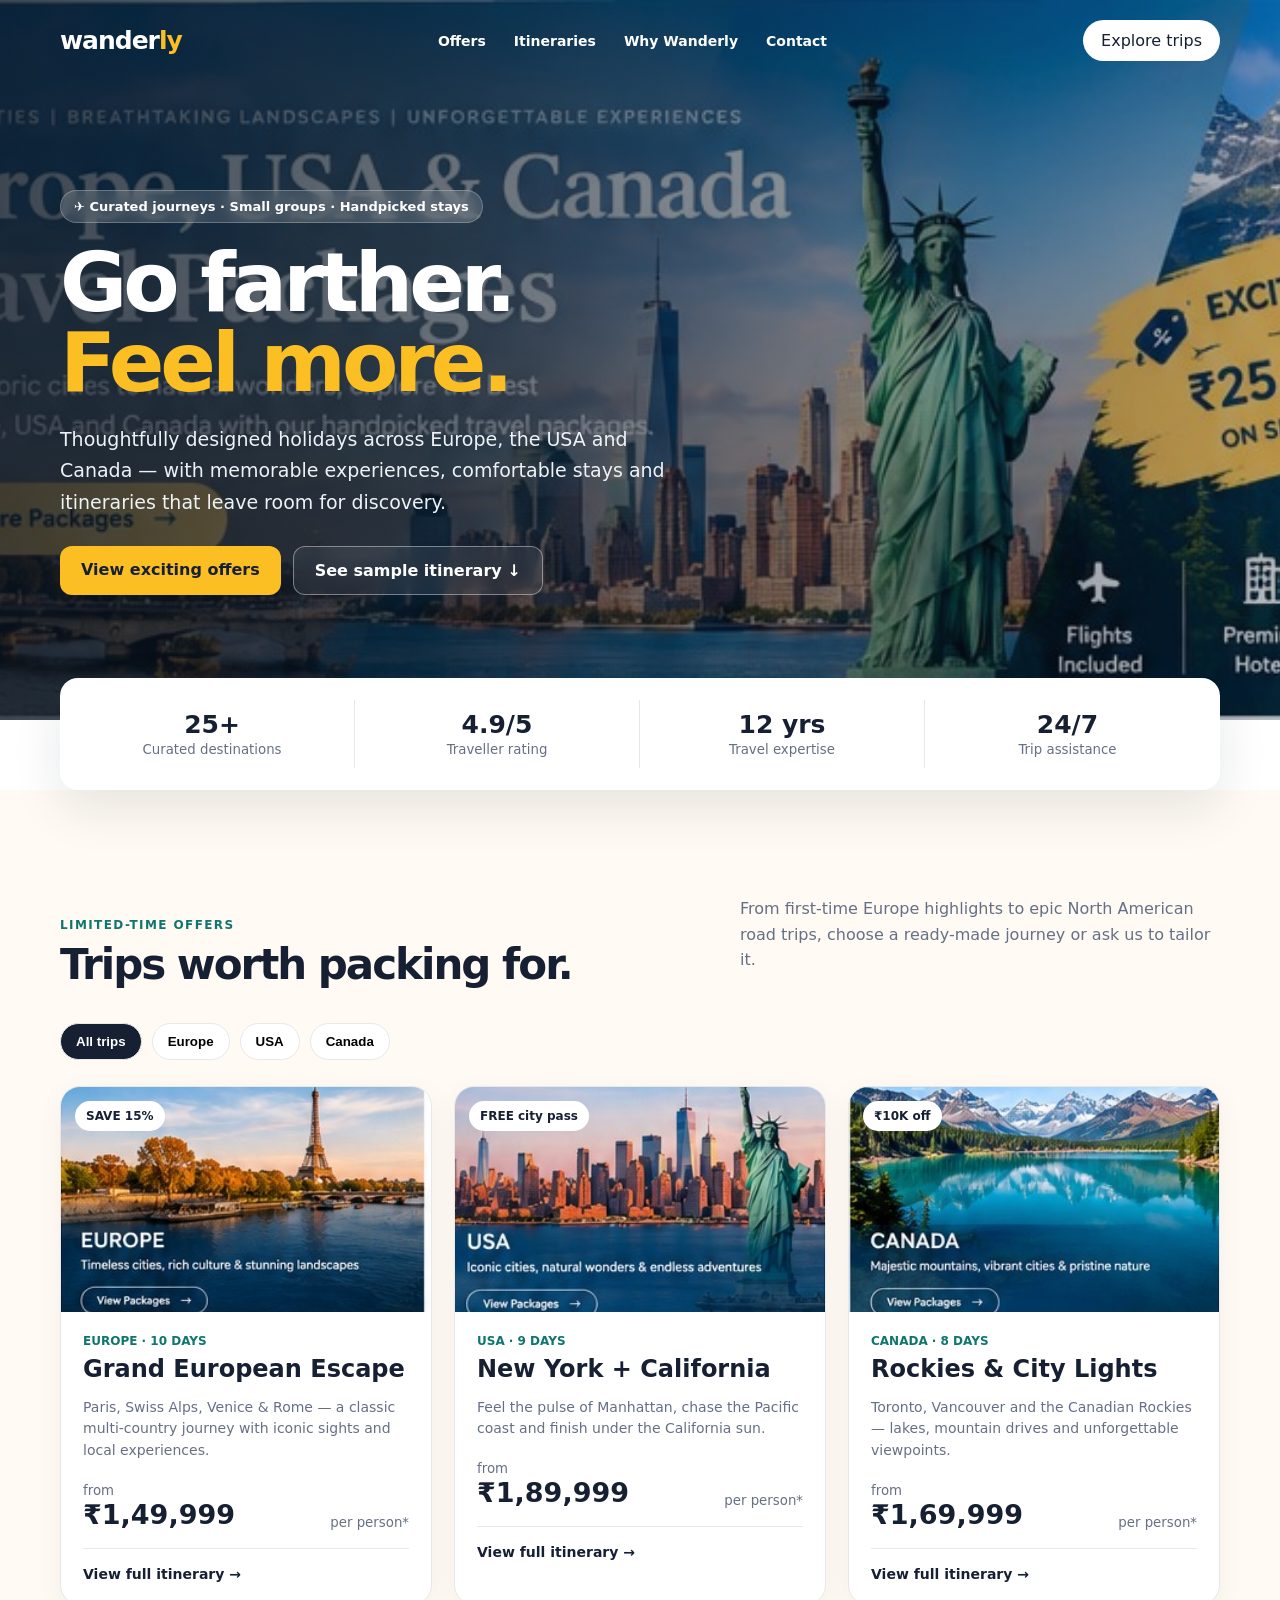
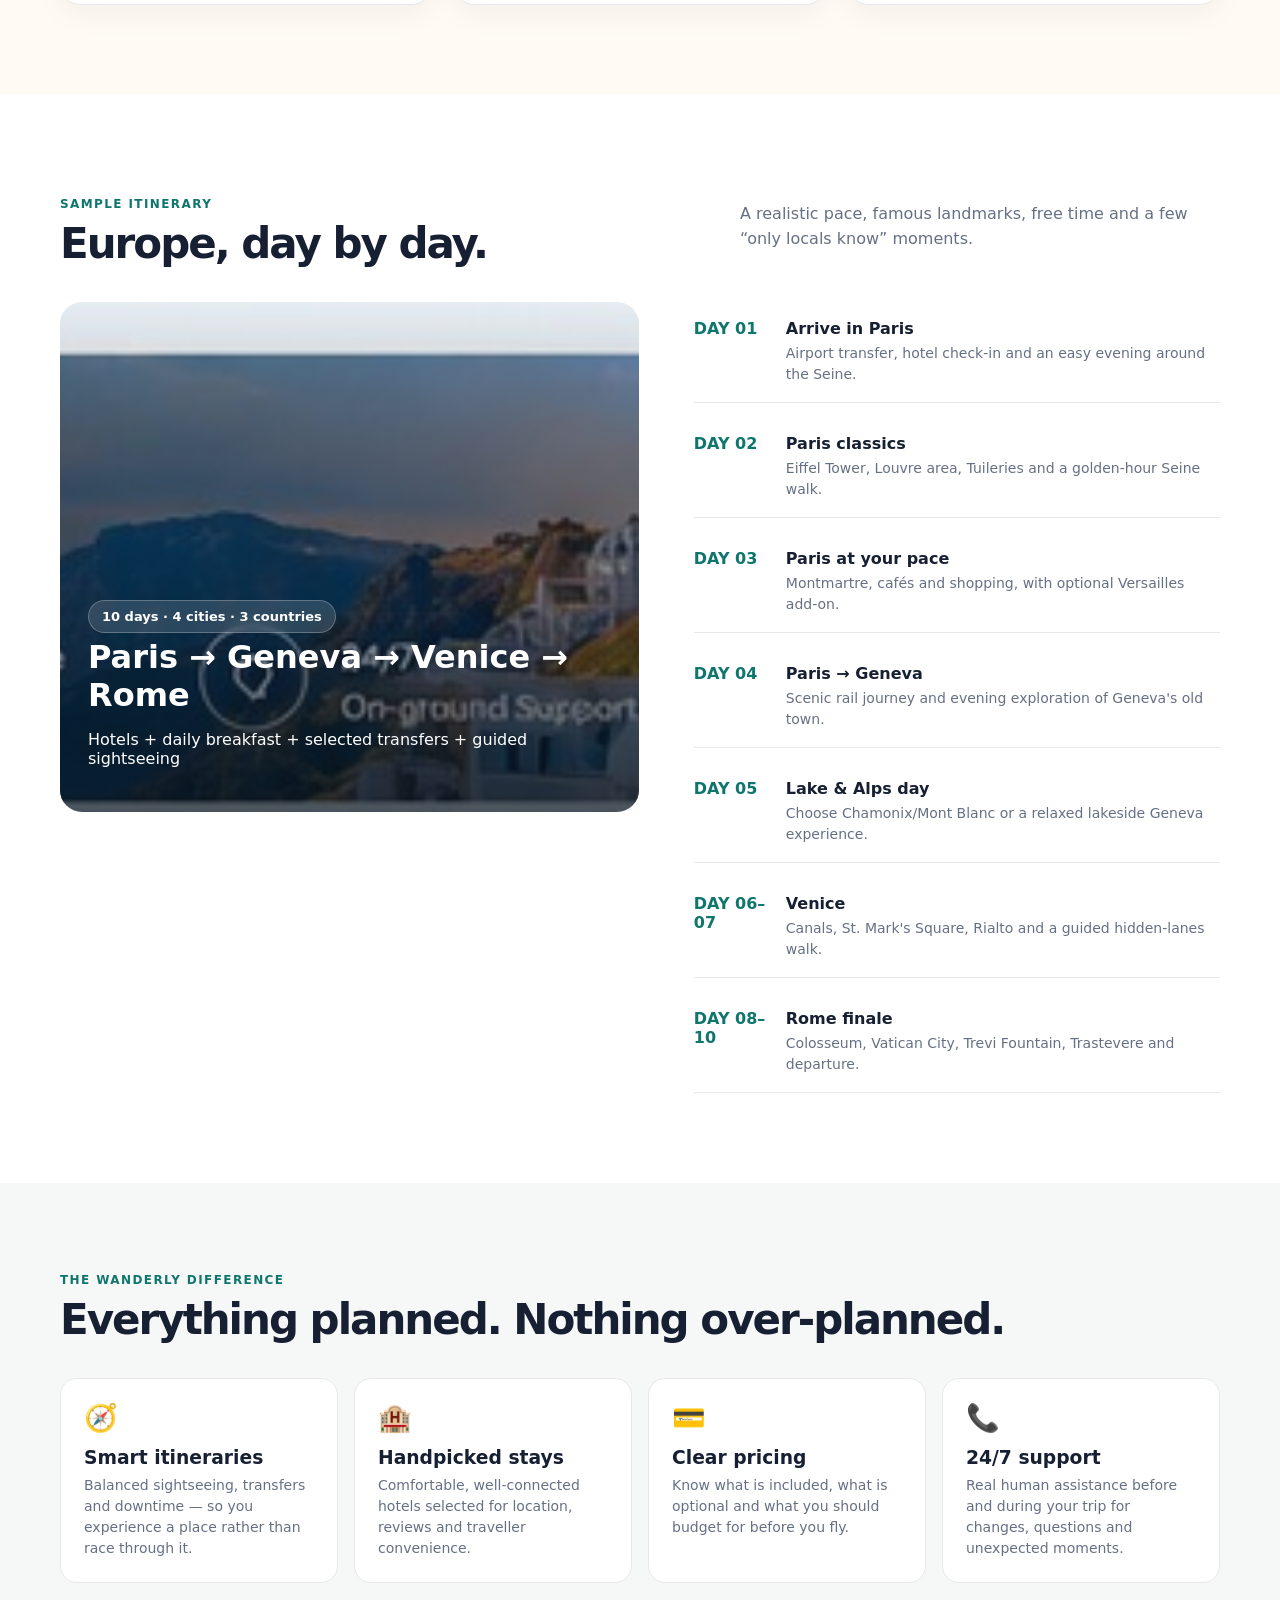
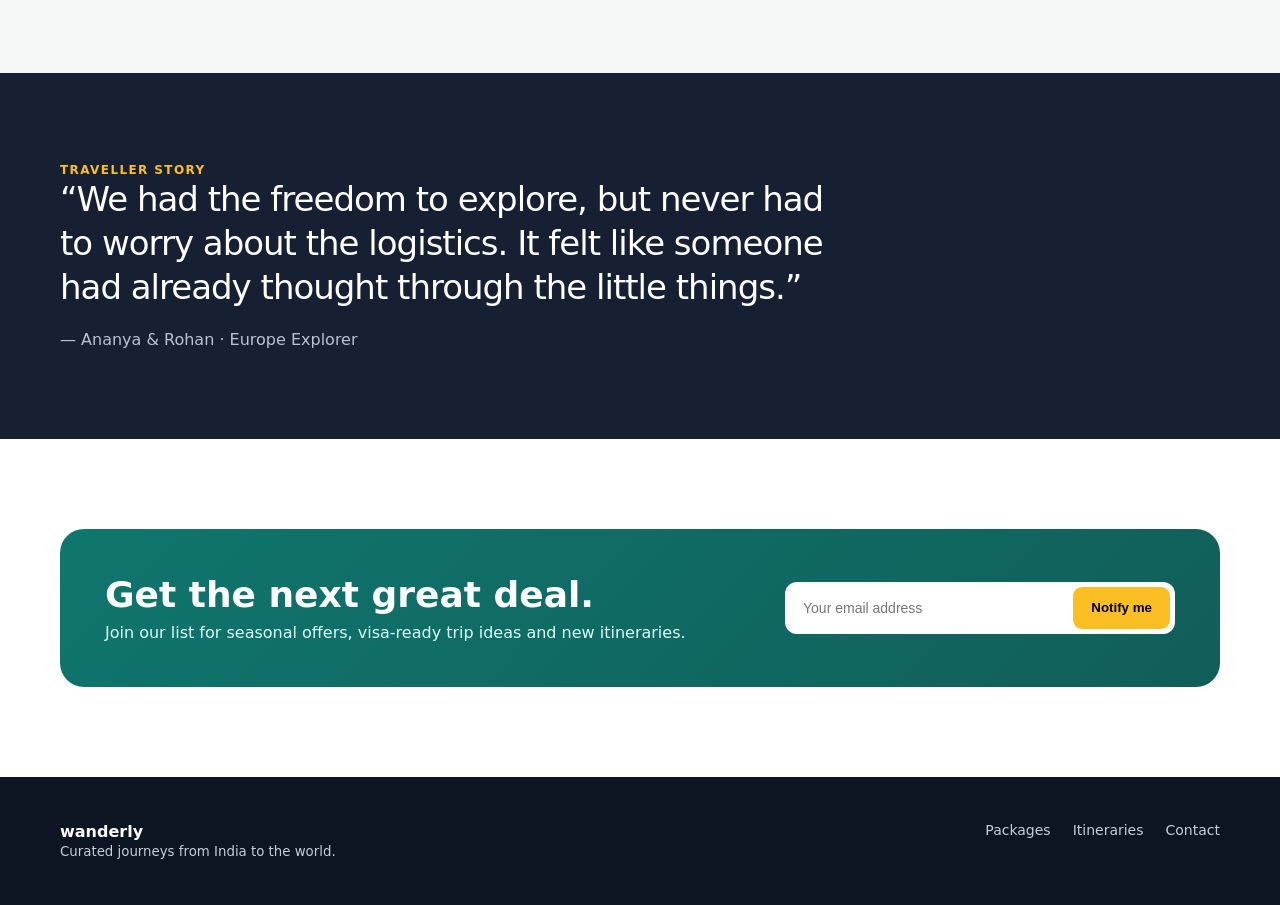
<file: index.html>
<!DOCTYPE html>
<html lang="en">
<head>
<meta charset="UTF-8">
<meta name="viewport" content="width=device-width, initial-scale=1.0">
<meta name="description" content="Thoughtfully designed Europe, USA and Canada holidays with handpicked stays, memorable experiences and 24/7 support.">
<meta property="og:title" content="Wanderly — Curated Europe, USA & Canada Journeys">
<meta property="og:description" content="Thoughtfully designed holidays across Europe, the USA and Canada.">
<meta property="og:type" content="website">
<link rel="icon" href="data:,">
<title>Wanderly — Curated Europe, USA & Canada Journeys</title>
<style>
:root{--ink:#172033;--muted:#667085;--brand:#0f766e;--brand2:#f59e0b;--cream:#fffaf3;--white:#fff;--line:#e8e8e8;--shadow:0 18px 50px rgba(23,32,51,.10)}
*{box-sizing:border-box}html{scroll-behavior:smooth}body{margin:0;font-family:Inter,ui-sans-serif,system-ui,-apple-system,BlinkMacSystemFont,"Segoe UI",sans-serif;color:var(--ink);background:#fff}
a{text-decoration:none;color:inherit}.container{width:min(1160px,92%);margin:auto}
nav{position:absolute;z-index:5;top:0;left:0;right:0;padding:20px 0;color:#fff}.navin{display:flex;align-items:center;justify-content:space-between}.logo{font-size:25px;font-weight:900;letter-spacing:-1px}.logo span{color:#fbbf24}.links{display:flex;gap:28px;font-size:14px;font-weight:700}.navcta{padding:11px 18px;border-radius:99px;background:#fff;color:var(--ink)}
.hero{min-height:720px;color:#fff;display:flex;align-items:center;background:linear-gradient(90deg,rgba(9,20,34,.78),rgba(9,20,34,.28)),url('/assets/hero.jpg') center/cover}
.hero-copy{max-width:690px;padding-top:65px}.eyebrow{display:inline-flex;gap:8px;align-items:center;background:rgba(255,255,255,.14);border:1px solid rgba(255,255,255,.25);padding:8px 13px;border-radius:99px;font-size:13px;font-weight:800;backdrop-filter:blur(8px)}h1{font-size:clamp(48px,7vw,82px);line-height:.98;letter-spacing:-4px;margin:20px 0}.hero p{font-size:19px;line-height:1.65;max-width:620px;color:#edf2f7}.buttons{display:flex;gap:12px;flex-wrap:wrap;margin-top:28px}.btn{padding:14px 21px;border-radius:12px;font-weight:800;display:inline-block}.primary{background:#fbbf24;color:#172033}.ghost{border:1px solid rgba(255,255,255,.4);background:rgba(255,255,255,.08);backdrop-filter:blur(8px)}
.stats{background:#fff;box-shadow:var(--shadow);border-radius:18px;margin:-42px auto 0;position:relative;z-index:2;display:grid;grid-template-columns:repeat(4,1fr);padding:22px 10px}.stat{text-align:center;padding:10px;border-right:1px solid var(--line)}.stat:last-child{border:0}.stat strong{display:block;font-size:25px}.stat small{color:var(--muted)}
section{padding:90px 0}.section-head{display:flex;justify-content:space-between;align-items:end;gap:25px;margin-bottom:34px}.kicker{color:var(--brand);font-weight:900;text-transform:uppercase;letter-spacing:1.4px;font-size:12px}.section-head h2{font-size:42px;letter-spacing:-2px;margin:8px 0 0}.section-head p{color:var(--muted);max-width:480px;line-height:1.6}
.offers{background:var(--cream)}.cards{display:grid;grid-template-columns:repeat(3,1fr);gap:22px}.card{background:#fff;border:1px solid var(--line);border-radius:20px;overflow:hidden;box-shadow:0 8px 30px rgba(23,32,51,.05)}.photo{height:225px;background-size:cover;background-position:center;position:relative}.badge{position:absolute;top:14px;left:14px;background:#fff;padding:8px 11px;border-radius:99px;font-size:12px;font-weight:900}.cardbody{padding:22px}.country{font-size:12px;font-weight:900;color:var(--brand);text-transform:uppercase}.card h3{font-size:24px;margin:7px 0}.card p{color:var(--muted);line-height:1.55;font-size:14px}.price{display:flex;justify-content:space-between;align-items:end;margin-top:18px}.price strong{font-size:27px}.price small{color:var(--muted)}.details{display:block;margin-top:18px;border-top:1px solid var(--line);padding-top:17px;font-weight:800;font-size:14px}
.filters{display:flex;gap:10px;flex-wrap:wrap;margin-bottom:26px}.pill{border:1px solid var(--line);background:#fff;padding:10px 15px;border-radius:99px;font-weight:800;cursor:pointer}.pill.active{background:var(--ink);color:#fff}
.itinerary{display:grid;grid-template-columns:1.1fr 1fr;gap:55px;align-items:start}.route{border-radius:22px;overflow:hidden;min-height:510px;background:url('/assets/route.jpg') center/cover;position:relative}.route:after{content:"";position:absolute;inset:0;background:linear-gradient(180deg,rgba(10,20,30,.05),rgba(10,20,30,.72))}.routebox{position:absolute;z-index:1;bottom:0;left:0;right:0;padding:28px;color:#fff}.routebox h3{font-size:32px;margin:5px 0}.days{display:grid;gap:14px}.day{display:grid;grid-template-columns:74px 1fr;gap:18px;padding:17px 0;border-bottom:1px solid var(--line)}.daynum{font-weight:900;color:var(--brand)}.day h4{margin:0 0 5px;font-size:16px}.day p{margin:0;color:var(--muted);line-height:1.5;font-size:14px}
.perks{background:#f6f8f7}.perkgrid{display:grid;grid-template-columns:repeat(4,1fr);gap:16px}.perk{background:#fff;border:1px solid var(--line);border-radius:17px;padding:23px}.icon{font-size:27px}.perk h3{margin:13px 0 7px}.perk p{margin:0;color:var(--muted);font-size:14px;line-height:1.5}
.testimonial{background:#172033;color:#fff}.quote{font-size:34px;line-height:1.3;max-width:800px;letter-spacing:-1px}.person{margin-top:20px;color:#b9c2cf}.newsletter{background:linear-gradient(135deg,#0f766e,#115e59);color:#fff;border-radius:24px;padding:45px;display:flex;justify-content:space-between;align-items:center;gap:30px}.newsletter h2{font-size:36px;margin:0 0 8px}.newsletter p{margin:0;color:#d9fffa}.form{display:flex;background:#fff;padding:5px;border-radius:12px;min-width:390px}.form input{border:0;outline:0;padding:13px;flex:1;font-size:14px}.form button{border:0;background:#fbbf24;padding:0 18px;border-radius:9px;font-weight:900}
footer{padding:45px 0;background:#0d1422;color:#c6ceda}.foot{display:flex;justify-content:space-between;gap:30px}.foot strong{color:#fff}.footlinks{display:flex;gap:22px;font-size:14px}
.modal{position:fixed;inset:0;background:rgba(0,0,0,.65);z-index:20;display:none;align-items:center;justify-content:center;padding:20px}.modal.open{display:flex}.modalbox{background:#fff;max-width:720px;width:100%;max-height:90vh;overflow:auto;border-radius:22px;padding:28px}.close{float:right;border:0;background:#eee;border-radius:50%;width:36px;height:36px;font-size:20px}.modalbox h2{margin-top:0}.included{display:grid;grid-template-columns:1fr 1fr;gap:10px;color:var(--muted);font-size:14px}.included div{padding:10px;background:#f7f8fa;border-radius:9px}
@media(max-width:800px){.links{display:none}.stats,.cards,.perkgrid{grid-template-columns:1fr 1fr}.itinerary{grid-template-columns:1fr}.section-head{display:block}.newsletter{display:block}.form{min-width:0;margin-top:20px}.foot{display:block}.footlinks{margin-top:20px}.hero{min-height:680px}}
@media(max-width:520px){.stats,.cards,.perkgrid{grid-template-columns:1fr}.stats{margin-top:-25px}.stat{border-right:0;border-bottom:1px solid var(--line)}h1{letter-spacing:-2px}.quote{font-size:26px}.newsletter{padding:28px}.included{grid-template-columns:1fr}}
</style>
</head>
<body>
<nav><div class="container navin"><a class="logo" href="#">wander<span>ly</span></a><div class="links"><a href="#offers">Offers</a><a href="#itineraries">Itineraries</a><a href="#why">Why Wanderly</a><a href="#contact">Contact</a></div><a class="navcta" href="#offers">Explore trips</a></div></nav>

<header class="hero">
<div class="container"><div class="hero-copy">
<div class="eyebrow">✈ Curated journeys · Small groups · Handpicked stays</div>
<h1>Go farther.<br><span style="color:#fbbf24">Feel more.</span></h1>
<p>Thoughtfully designed holidays across Europe, the USA and Canada — with memorable experiences, comfortable stays and itineraries that leave room for discovery.</p>
<div class="buttons"><a class="btn primary" href="#offers">View exciting offers</a><a class="btn ghost" href="#itineraries">See sample itinerary ↓</a></div>
</div></div>
</header>

<div class="container stats">
<div class="stat"><strong>25+</strong><small>Curated destinations</small></div>
<div class="stat"><strong>4.9/5</strong><small>Traveller rating</small></div>
<div class="stat"><strong>12 yrs</strong><small>Travel expertise</small></div>
<div class="stat"><strong>24/7</strong><small>Trip assistance</small></div>
</div>

<section id="offers" class="offers">
<div class="container">
<div class="section-head"><div><div class="kicker">Limited-time offers</div><h2>Trips worth packing for.</h2></div><p>From first-time Europe highlights to epic North American road trips, choose a ready-made journey or ask us to tailor it.</p></div>
<div class="filters"><button class="pill active" data-filter="all">All trips</button><button class="pill" data-filter="Europe">Europe</button><button class="pill" data-filter="USA">USA</button><button class="pill" data-filter="Canada">Canada</button></div>
<div class="cards" id="cards">
<article class="card" data-region="Europe"><div class="photo" style="background-image:url('/assets/europe.jpg')"><span class="badge">SAVE 15%</span></div><div class="cardbody"><div class="country">Europe · 10 days</div><h3>Grand European Escape</h3><p>Paris, Swiss Alps, Venice & Rome — a classic multi-country journey with iconic sights and local experiences.</p><div class="price"><div><small>from</small><br><strong>₹1,49,999</strong></div><small>per person*</small></div><a class="details" href="#" onclick="openTrip('Europe')">View full itinerary →</a></div></article>
<article class="card" data-region="USA"><div class="photo" style="background-image:url('/assets/usa.jpg')"><span class="badge">FREE city pass</span></div><div class="cardbody"><div class="country">USA · 9 days</div><h3>New York + California</h3><p>Feel the pulse of Manhattan, chase the Pacific coast and finish under the California sun.</p><div class="price"><div><small>from</small><br><strong>₹1,89,999</strong></div><small>per person*</small></div><a class="details" href="#" onclick="openTrip('USA')">View full itinerary →</a></div></article>
<article class="card" data-region="Canada"><div class="photo" style="background-image:url('/assets/canada.jpg')"><span class="badge">₹10K off</span></div><div class="cardbody"><div class="country">Canada · 8 days</div><h3>Rockies & City Lights</h3><p>Toronto, Vancouver and the Canadian Rockies — lakes, mountain drives and unforgettable viewpoints.</p><div class="price"><div><small>from</small><br><strong>₹1,69,999</strong></div><small>per person*</small></div><a class="details" href="#" onclick="openTrip('Canada')">View full itinerary →</a></div></article>
</div>
</div>
</section>

<section id="itineraries">
<div class="container">
<div class="section-head"><div><div class="kicker">Sample itinerary</div><h2>Europe, day by day.</h2></div><p>A realistic pace, famous landmarks, free time and a few “only locals know” moments.</p></div>
<div class="itinerary">
<div class="route"><div class="routebox"><div class="eyebrow">10 days · 4 cities · 3 countries</div><h3>Paris → Geneva → Venice → Rome</h3><p>Hotels + daily breakfast + selected transfers + guided sightseeing</p></div></div>
<div class="days">
<div class="day"><div class="daynum">DAY 01</div><div><h4>Arrive in Paris</h4><p>Airport transfer, hotel check-in and an easy evening around the Seine.</p></div></div>
<div class="day"><div class="daynum">DAY 02</div><div><h4>Paris classics</h4><p>Eiffel Tower, Louvre area, Tuileries and a golden-hour Seine walk.</p></div></div>
<div class="day"><div class="daynum">DAY 03</div><div><h4>Paris at your pace</h4><p>Montmartre, cafés and shopping, with optional Versailles add-on.</p></div></div>
<div class="day"><div class="daynum">DAY 04</div><div><h4>Paris → Geneva</h4><p>Scenic rail journey and evening exploration of Geneva's old town.</p></div></div>
<div class="day"><div class="daynum">DAY 05</div><div><h4>Lake & Alps day</h4><p>Choose Chamonix/Mont Blanc or a relaxed lakeside Geneva experience.</p></div></div>
<div class="day"><div class="daynum">DAY 06–07</div><div><h4>Venice</h4><p>Canals, St. Mark's Square, Rialto and a guided hidden-lanes walk.</p></div></div>
<div class="day"><div class="daynum">DAY 08–10</div><div><h4>Rome finale</h4><p>Colosseum, Vatican City, Trevi Fountain, Trastevere and departure.</p></div></div>
</div>
</div>
</div>
</section>

<section id="why" class="perks"><div class="container">
<div class="section-head"><div><div class="kicker">The Wanderly difference</div><h2>Everything planned. Nothing over-planned.</h2></div></div>
<div class="perkgrid">
<div class="perk"><div class="icon">🧭</div><h3>Smart itineraries</h3><p>Balanced sightseeing, transfers and downtime — so you experience a place rather than race through it.</p></div>
<div class="perk"><div class="icon">🏨</div><h3>Handpicked stays</h3><p>Comfortable, well-connected hotels selected for location, reviews and traveller convenience.</p></div>
<div class="perk"><div class="icon">💳</div><h3>Clear pricing</h3><p>Know what is included, what is optional and what you should budget for before you fly.</p></div>
<div class="perk"><div class="icon">📞</div><h3>24/7 support</h3><p>Real human assistance before and during your trip for changes, questions and unexpected moments.</p></div>
</div>
</div></section>

<section class="testimonial"><div class="container"><div class="kicker" style="color:#fbbf24">Traveller story</div><div class="quote">“We had the freedom to explore, but never had to worry about the logistics. It felt like someone had already thought through the little things.”</div><div class="person">— Ananya & Rohan · Europe Explorer</div></div></section>

<section id="contact"><div class="container"><div class="newsletter"><div><h2>Get the next great deal.</h2><p>Join our list for seasonal offers, visa-ready trip ideas and new itineraries.</p></div><form class="form" onsubmit="event.preventDefault(); alert('Thanks! We’ll be in touch.');"><input type="email" required placeholder="Your email address"><button>Notify me</button></form></div></div></section>

<footer><div class="container foot"><div><strong>wanderly</strong><br><small>Curated journeys from India to the world.</small></div><div class="footlinks"><a href="#offers">Packages</a><a href="#itineraries">Itineraries</a><a href="#contact">Contact</a></div></div></footer>

<div class="modal" id="modal"><div class="modalbox"><button class="close" onclick="closeTrip()">×</button><div id="modalcontent"></div></div></div>
<script>
const trips={
Europe:{title:"Grand European Escape",sub:"10 days · Paris, Geneva, Venice & Rome",price:"₹1,49,999",items:["9 nights accommodation","Daily breakfast","Airport transfers","Inter-city rail/coach transfers","Guided city sightseeing","Selected attraction tickets","24/7 trip assistance"],days:["Paris arrival + Seine evening","Eiffel Tower + Louvre district","Montmartre + free time","Scenic transfer to Geneva","Geneva + optional Chamonix","Venice canals + St. Mark’s","Venice hidden-lanes experience","Rome + Colosseum","Vatican + Trastevere","Departure"]},
USA:{title:"New York + California",sub:"9 days · New York, Los Angeles & San Francisco",price:"₹1,89,999",items:["8 nights accommodation","Daily breakfast","Domestic flight","Airport transfers","New York city tour","California coast experience","24/7 trip assistance"],days:["Arrive New York","Manhattan highlights","Brooklyn + free evening","Fly to Los Angeles","Hollywood + Santa Monica","Pacific Coast experience","Fly to San Francisco","Golden Gate + city highlights","Departure"]},
Canada:{title:"Rockies & City Lights",sub:"8 days · Toronto, Vancouver & Banff",price:"₹1,69,999",items:["7 nights accommodation","Daily breakfast","Domestic flight","Airport transfers","Toronto city tour","Rockies sightseeing","Lake Louise & Banff","24/7 trip assistance"],days:["Arrive Toronto","Toronto city highlights","Free day + Niagara option","Fly to Vancouver","Vancouver highlights","Fly/transfer to Rockies","Banff + Lake Louise","Departure"]}
};
function openTrip(k){event.preventDefault();const t=trips[k];document.getElementById('modalcontent').innerHTML=`<div class="kicker">${k}</div><h2>${t.title}</h2><p>${t.sub}</p><h3>From ${t.price} <small>per person*</small></h3><h3>What's included</h3><div class="included">${t.items.map(x=>`<div>✓ ${x}</div>`).join('')}</div><h3>Day-by-day</h3>${t.days.map((x,i)=>`<div class="day"><div class="daynum">DAY ${String(i+1).padStart(2,'0')}</div><div><h4>${x}</h4><p>Detailed timing and activity plan shared at booking.</p></div></div>`).join('')}<p style="color:#667085;font-size:12px">*Illustrative starting price. Final pricing varies by travel dates, hotel category, flights, room occupancy and availability. Taxes/visa/insurance exclusions should be confirmed before booking.</p>`;document.getElementById('modal').classList.add('open')}
function closeTrip(){document.getElementById('modal').classList.remove('open')}
document.getElementById('modal').addEventListener('click',e=>{if(e.target.id==='modal')closeTrip()});
document.querySelectorAll('.pill').forEach(p=>p.addEventListener('click',()=>{document.querySelectorAll('.pill').forEach(x=>x.classList.remove('active'));p.classList.add('active');const f=p.dataset.filter;document.querySelectorAll('.card').forEach(c=>c.style.display=(f==='all'||c.dataset.region===f)?'block':'none')}));
</script>
</body>
</html>
</file>
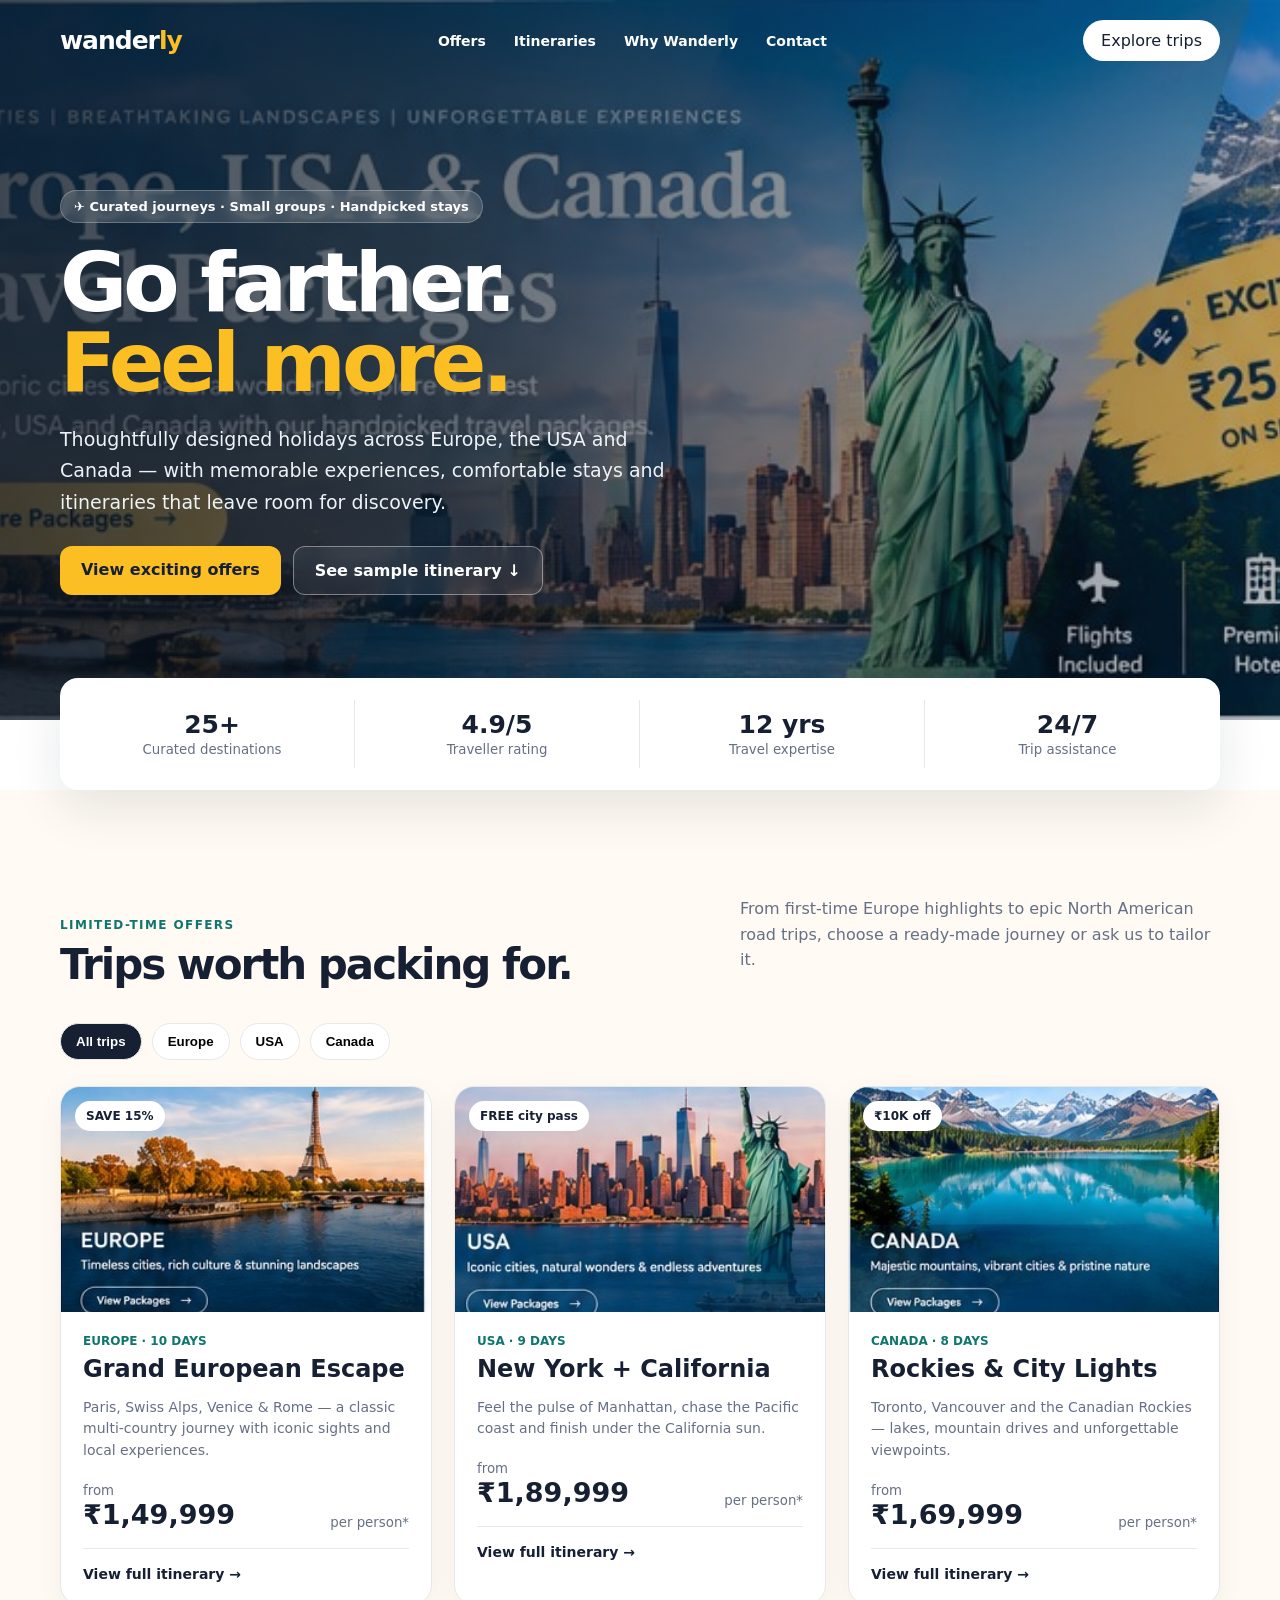
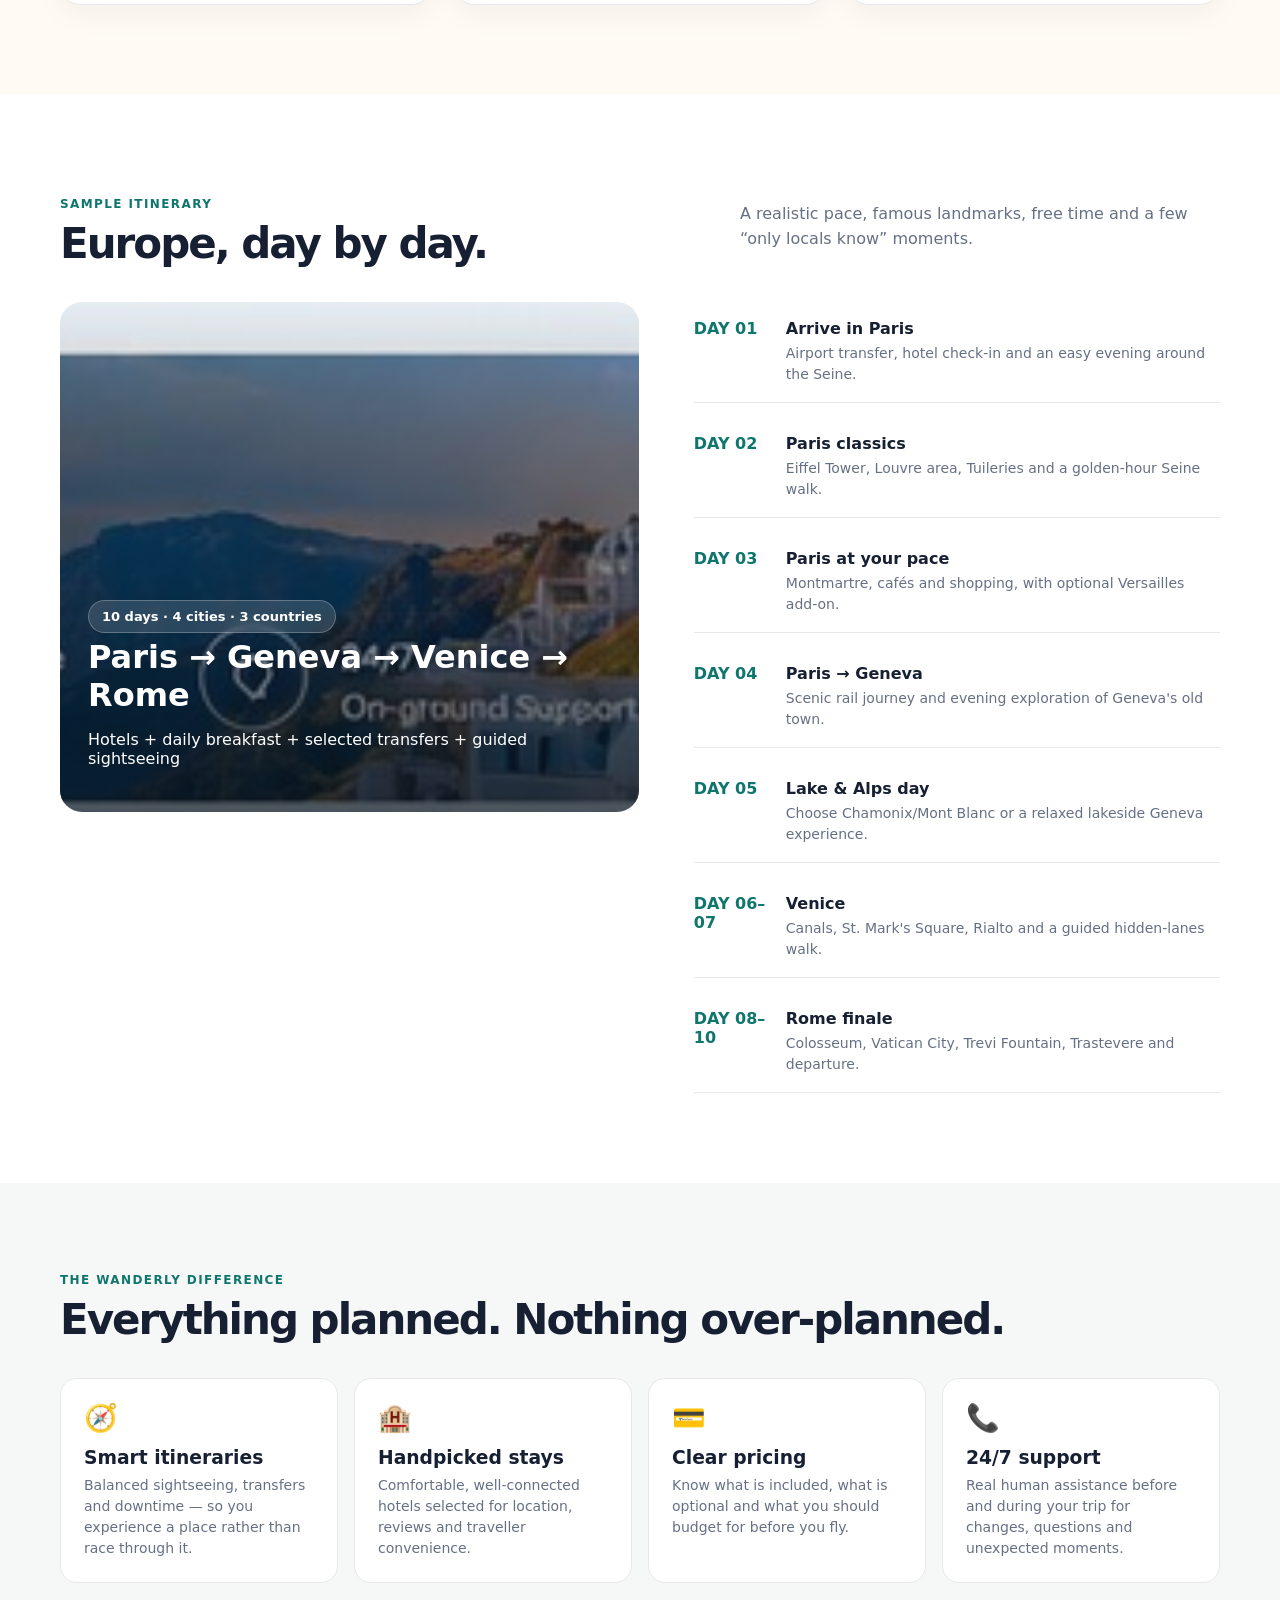
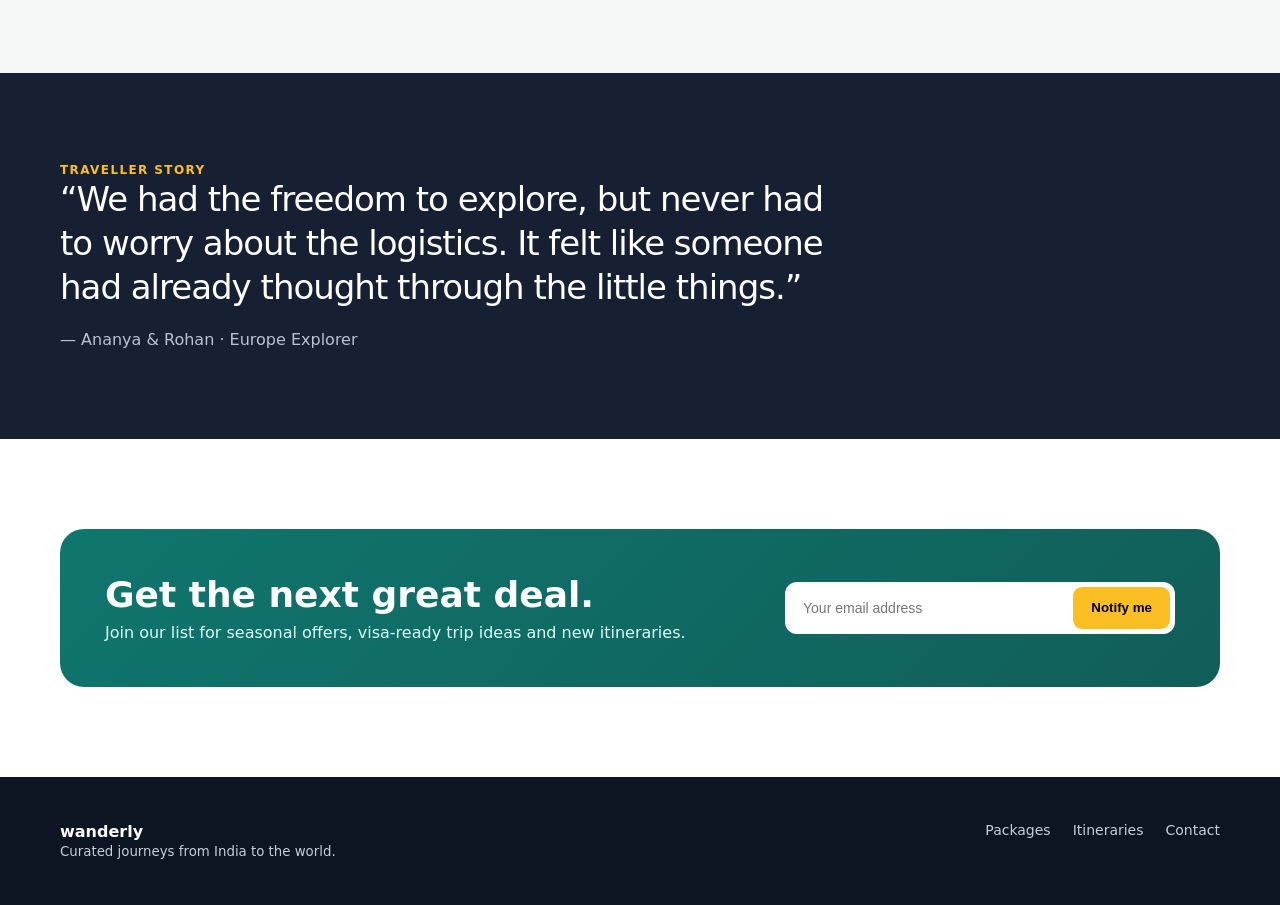
<file: wanderly_travel_website.html>
<!DOCTYPE html>
<html lang="en">
<head>
<meta charset="UTF-8">
<meta name="viewport" content="width=device-width, initial-scale=1.0">
<title>Wanderly — Curated Europe, USA & Canada Journeys</title>
<style>
:root{--ink:#172033;--muted:#667085;--brand:#0f766e;--brand2:#f59e0b;--cream:#fffaf3;--white:#fff;--line:#e8e8e8;--shadow:0 18px 50px rgba(23,32,51,.10)}
*{box-sizing:border-box}html{scroll-behavior:smooth}body{margin:0;font-family:Inter,ui-sans-serif,system-ui,-apple-system,BlinkMacSystemFont,"Segoe UI",sans-serif;color:var(--ink);background:#fff}
a{text-decoration:none;color:inherit}.container{width:min(1160px,92%);margin:auto}
nav{position:absolute;z-index:5;top:0;left:0;right:0;padding:20px 0;color:#fff}.navin{display:flex;align-items:center;justify-content:space-between}.logo{font-size:25px;font-weight:900;letter-spacing:-1px}.logo span{color:#fbbf24}.links{display:flex;gap:28px;font-size:14px;font-weight:700}.navcta{padding:11px 18px;border-radius:99px;background:#fff;color:var(--ink)}
.hero{min-height:720px;color:#fff;display:flex;align-items:center;background:linear-gradient(90deg,rgba(9,20,34,.78),rgba(9,20,34,.28)),url('assets/hero.jpg') center/cover}
.hero-copy{max-width:690px;padding-top:65px}.eyebrow{display:inline-flex;gap:8px;align-items:center;background:rgba(255,255,255,.14);border:1px solid rgba(255,255,255,.25);padding:8px 13px;border-radius:99px;font-size:13px;font-weight:800;backdrop-filter:blur(8px)}h1{font-size:clamp(48px,7vw,82px);line-height:.98;letter-spacing:-4px;margin:20px 0}.hero p{font-size:19px;line-height:1.65;max-width:620px;color:#edf2f7}.buttons{display:flex;gap:12px;flex-wrap:wrap;margin-top:28px}.btn{padding:14px 21px;border-radius:12px;font-weight:800;display:inline-block}.primary{background:#fbbf24;color:#172033}.ghost{border:1px solid rgba(255,255,255,.4);background:rgba(255,255,255,.08);backdrop-filter:blur(8px)}
.stats{background:#fff;box-shadow:var(--shadow);border-radius:18px;margin:-42px auto 0;position:relative;z-index:2;display:grid;grid-template-columns:repeat(4,1fr);padding:22px 10px}.stat{text-align:center;padding:10px;border-right:1px solid var(--line)}.stat:last-child{border:0}.stat strong{display:block;font-size:25px}.stat small{color:var(--muted)}
section{padding:90px 0}.section-head{display:flex;justify-content:space-between;align-items:end;gap:25px;margin-bottom:34px}.kicker{color:var(--brand);font-weight:900;text-transform:uppercase;letter-spacing:1.4px;font-size:12px}.section-head h2{font-size:42px;letter-spacing:-2px;margin:8px 0 0}.section-head p{color:var(--muted);max-width:480px;line-height:1.6}
.offers{background:var(--cream)}.cards{display:grid;grid-template-columns:repeat(3,1fr);gap:22px}.card{background:#fff;border:1px solid var(--line);border-radius:20px;overflow:hidden;box-shadow:0 8px 30px rgba(23,32,51,.05)}.photo{height:225px;background-size:cover;background-position:center;position:relative}.badge{position:absolute;top:14px;left:14px;background:#fff;padding:8px 11px;border-radius:99px;font-size:12px;font-weight:900}.cardbody{padding:22px}.country{font-size:12px;font-weight:900;color:var(--brand);text-transform:uppercase}.card h3{font-size:24px;margin:7px 0}.card p{color:var(--muted);line-height:1.55;font-size:14px}.price{display:flex;justify-content:space-between;align-items:end;margin-top:18px}.price strong{font-size:27px}.price small{color:var(--muted)}.details{display:block;margin-top:18px;border-top:1px solid var(--line);padding-top:17px;font-weight:800;font-size:14px}
.filters{display:flex;gap:10px;flex-wrap:wrap;margin-bottom:26px}.pill{border:1px solid var(--line);background:#fff;padding:10px 15px;border-radius:99px;font-weight:800;cursor:pointer}.pill.active{background:var(--ink);color:#fff}
.itinerary{display:grid;grid-template-columns:1.1fr 1fr;gap:55px;align-items:start}.route{border-radius:22px;overflow:hidden;min-height:510px;background:url('assets/route.jpg') center/cover;position:relative}.route:after{content:"";position:absolute;inset:0;background:linear-gradient(180deg,rgba(10,20,30,.05),rgba(10,20,30,.72))}.routebox{position:absolute;z-index:1;bottom:0;left:0;right:0;padding:28px;color:#fff}.routebox h3{font-size:32px;margin:5px 0}.days{display:grid;gap:14px}.day{display:grid;grid-template-columns:74px 1fr;gap:18px;padding:17px 0;border-bottom:1px solid var(--line)}.daynum{font-weight:900;color:var(--brand)}.day h4{margin:0 0 5px;font-size:16px}.day p{margin:0;color:var(--muted);line-height:1.5;font-size:14px}
.perks{background:#f6f8f7}.perkgrid{display:grid;grid-template-columns:repeat(4,1fr);gap:16px}.perk{background:#fff;border:1px solid var(--line);border-radius:17px;padding:23px}.icon{font-size:27px}.perk h3{margin:13px 0 7px}.perk p{margin:0;color:var(--muted);font-size:14px;line-height:1.5}
.testimonial{background:#172033;color:#fff}.quote{font-size:34px;line-height:1.3;max-width:800px;letter-spacing:-1px}.person{margin-top:20px;color:#b9c2cf}.newsletter{background:linear-gradient(135deg,#0f766e,#115e59);color:#fff;border-radius:24px;padding:45px;display:flex;justify-content:space-between;align-items:center;gap:30px}.newsletter h2{font-size:36px;margin:0 0 8px}.newsletter p{margin:0;color:#d9fffa}.form{display:flex;background:#fff;padding:5px;border-radius:12px;min-width:390px}.form input{border:0;outline:0;padding:13px;flex:1;font-size:14px}.form button{border:0;background:#fbbf24;padding:0 18px;border-radius:9px;font-weight:900}
footer{padding:45px 0;background:#0d1422;color:#c6ceda}.foot{display:flex;justify-content:space-between;gap:30px}.foot strong{color:#fff}.footlinks{display:flex;gap:22px;font-size:14px}
.modal{position:fixed;inset:0;background:rgba(0,0,0,.65);z-index:20;display:none;align-items:center;justify-content:center;padding:20px}.modal.open{display:flex}.modalbox{background:#fff;max-width:720px;width:100%;max-height:90vh;overflow:auto;border-radius:22px;padding:28px}.close{float:right;border:0;background:#eee;border-radius:50%;width:36px;height:36px;font-size:20px}.modalbox h2{margin-top:0}.included{display:grid;grid-template-columns:1fr 1fr;gap:10px;color:var(--muted);font-size:14px}.included div{padding:10px;background:#f7f8fa;border-radius:9px}
@media(max-width:800px){.links{display:none}.stats,.cards,.perkgrid{grid-template-columns:1fr 1fr}.itinerary{grid-template-columns:1fr}.section-head{display:block}.newsletter{display:block}.form{min-width:0;margin-top:20px}.foot{display:block}.footlinks{margin-top:20px}.hero{min-height:680px}}
@media(max-width:520px){.stats,.cards,.perkgrid{grid-template-columns:1fr}.stats{margin-top:-25px}.stat{border-right:0;border-bottom:1px solid var(--line)}h1{letter-spacing:-2px}.quote{font-size:26px}.newsletter{padding:28px}.included{grid-template-columns:1fr}}
</style>
</head>
<body>
<nav><div class="container navin"><a class="logo" href="#">wander<span>ly</span></a><div class="links"><a href="#offers">Offers</a><a href="#itineraries">Itineraries</a><a href="#why">Why Wanderly</a><a href="#contact">Contact</a></div><a class="navcta" href="#offers">Explore trips</a></div></nav>

<header class="hero">
<div class="container"><div class="hero-copy">
<div class="eyebrow">✈ Curated journeys · Small groups · Handpicked stays</div>
<h1>Go farther.<br><span style="color:#fbbf24">Feel more.</span></h1>
<p>Thoughtfully designed holidays across Europe, the USA and Canada — with memorable experiences, comfortable stays and itineraries that leave room for discovery.</p>
<div class="buttons"><a class="btn primary" href="#offers">View exciting offers</a><a class="btn ghost" href="#itineraries">See sample itinerary ↓</a></div>
</div></div>
</header>

<div class="container stats">
<div class="stat"><strong>25+</strong><small>Curated destinations</small></div>
<div class="stat"><strong>4.9/5</strong><small>Traveller rating</small></div>
<div class="stat"><strong>12 yrs</strong><small>Travel expertise</small></div>
<div class="stat"><strong>24/7</strong><small>Trip assistance</small></div>
</div>

<section id="offers" class="offers">
<div class="container">
<div class="section-head"><div><div class="kicker">Limited-time offers</div><h2>Trips worth packing for.</h2></div><p>From first-time Europe highlights to epic North American road trips, choose a ready-made journey or ask us to tailor it.</p></div>
<div class="filters"><button class="pill active" data-filter="all">All trips</button><button class="pill" data-filter="Europe">Europe</button><button class="pill" data-filter="USA">USA</button><button class="pill" data-filter="Canada">Canada</button></div>
<div class="cards" id="cards">
<article class="card" data-region="Europe"><div class="photo" style="background-image:url('assets/europe.jpg')"><span class="badge">SAVE 15%</span></div><div class="cardbody"><div class="country">Europe · 10 days</div><h3>Grand European Escape</h3><p>Paris, Swiss Alps, Venice & Rome — a classic multi-country journey with iconic sights and local experiences.</p><div class="price"><div><small>from</small><br><strong>₹1,49,999</strong></div><small>per person*</small></div><a class="details" href="#" onclick="openTrip('Europe')">View full itinerary →</a></div></article>
<article class="card" data-region="USA"><div class="photo" style="background-image:url('assets/usa.jpg')"><span class="badge">FREE city pass</span></div><div class="cardbody"><div class="country">USA · 9 days</div><h3>New York + California</h3><p>Feel the pulse of Manhattan, chase the Pacific coast and finish under the California sun.</p><div class="price"><div><small>from</small><br><strong>₹1,89,999</strong></div><small>per person*</small></div><a class="details" href="#" onclick="openTrip('USA')">View full itinerary →</a></div></article>
<article class="card" data-region="Canada"><div class="photo" style="background-image:url('assets/canada.jpg')"><span class="badge">₹10K off</span></div><div class="cardbody"><div class="country">Canada · 8 days</div><h3>Rockies & City Lights</h3><p>Toronto, Vancouver and the Canadian Rockies — lakes, mountain drives and unforgettable viewpoints.</p><div class="price"><div><small>from</small><br><strong>₹1,69,999</strong></div><small>per person*</small></div><a class="details" href="#" onclick="openTrip('Canada')">View full itinerary →</a></div></article>
</div>
</div>
</section>

<section id="itineraries">
<div class="container">
<div class="section-head"><div><div class="kicker">Sample itinerary</div><h2>Europe, day by day.</h2></div><p>A realistic pace, famous landmarks, free time and a few “only locals know” moments.</p></div>
<div class="itinerary">
<div class="route"><div class="routebox"><div class="eyebrow">10 days · 4 cities · 3 countries</div><h3>Paris → Geneva → Venice → Rome</h3><p>Hotels + daily breakfast + selected transfers + guided sightseeing</p></div></div>
<div class="days">
<div class="day"><div class="daynum">DAY 01</div><div><h4>Arrive in Paris</h4><p>Airport transfer, hotel check-in and an easy evening around the Seine.</p></div></div>
<div class="day"><div class="daynum">DAY 02</div><div><h4>Paris classics</h4><p>Eiffel Tower, Louvre area, Tuileries and a golden-hour Seine walk.</p></div></div>
<div class="day"><div class="daynum">DAY 03</div><div><h4>Paris at your pace</h4><p>Montmartre, cafés and shopping, with optional Versailles add-on.</p></div></div>
<div class="day"><div class="daynum">DAY 04</div><div><h4>Paris → Geneva</h4><p>Scenic rail journey and evening exploration of Geneva's old town.</p></div></div>
<div class="day"><div class="daynum">DAY 05</div><div><h4>Lake & Alps day</h4><p>Choose Chamonix/Mont Blanc or a relaxed lakeside Geneva experience.</p></div></div>
<div class="day"><div class="daynum">DAY 06–07</div><div><h4>Venice</h4><p>Canals, St. Mark's Square, Rialto and a guided hidden-lanes walk.</p></div></div>
<div class="day"><div class="daynum">DAY 08–10</div><div><h4>Rome finale</h4><p>Colosseum, Vatican City, Trevi Fountain, Trastevere and departure.</p></div></div>
</div>
</div>
</div>
</section>

<section id="why" class="perks"><div class="container">
<div class="section-head"><div><div class="kicker">The Wanderly difference</div><h2>Everything planned. Nothing over-planned.</h2></div></div>
<div class="perkgrid">
<div class="perk"><div class="icon">🧭</div><h3>Smart itineraries</h3><p>Balanced sightseeing, transfers and downtime — so you experience a place rather than race through it.</p></div>
<div class="perk"><div class="icon">🏨</div><h3>Handpicked stays</h3><p>Comfortable, well-connected hotels selected for location, reviews and traveller convenience.</p></div>
<div class="perk"><div class="icon">💳</div><h3>Clear pricing</h3><p>Know what is included, what is optional and what you should budget for before you fly.</p></div>
<div class="perk"><div class="icon">📞</div><h3>24/7 support</h3><p>Real human assistance before and during your trip for changes, questions and unexpected moments.</p></div>
</div>
</div></section>

<section class="testimonial"><div class="container"><div class="kicker" style="color:#fbbf24">Traveller story</div><div class="quote">“We had the freedom to explore, but never had to worry about the logistics. It felt like someone had already thought through the little things.”</div><div class="person">— Ananya & Rohan · Europe Explorer</div></div></section>

<section id="contact"><div class="container"><div class="newsletter"><div><h2>Get the next great deal.</h2><p>Join our list for seasonal offers, visa-ready trip ideas and new itineraries.</p></div><form class="form" onsubmit="event.preventDefault(); alert('Thanks! We’ll be in touch.');"><input type="email" required placeholder="Your email address"><button>Notify me</button></form></div></div></section>

<footer><div class="container foot"><div><strong>wanderly</strong><br><small>Curated journeys from India to the world.</small></div><div class="footlinks"><a href="#offers">Packages</a><a href="#itineraries">Itineraries</a><a href="#contact">Contact</a></div></div></footer>

<div class="modal" id="modal"><div class="modalbox"><button class="close" onclick="closeTrip()">×</button><div id="modalcontent"></div></div></div>
<script>
const trips={
Europe:{title:"Grand European Escape",sub:"10 days · Paris, Geneva, Venice & Rome",price:"₹1,49,999",items:["9 nights accommodation","Daily breakfast","Airport transfers","Inter-city rail/coach transfers","Guided city sightseeing","Selected attraction tickets","24/7 trip assistance"],days:["Paris arrival + Seine evening","Eiffel Tower + Louvre district","Montmartre + free time","Scenic transfer to Geneva","Geneva + optional Chamonix","Venice canals + St. Mark’s","Venice hidden-lanes experience","Rome + Colosseum","Vatican + Trastevere","Departure"]},
USA:{title:"New York + California",sub:"9 days · New York, Los Angeles & San Francisco",price:"₹1,89,999",items:["8 nights accommodation","Daily breakfast","Domestic flight","Airport transfers","New York city tour","California coast experience","24/7 trip assistance"],days:["Arrive New York","Manhattan highlights","Brooklyn + free evening","Fly to Los Angeles","Hollywood + Santa Monica","Pacific Coast experience","Fly to San Francisco","Golden Gate + city highlights","Departure"]},
Canada:{title:"Rockies & City Lights",sub:"8 days · Toronto, Vancouver & Banff",price:"₹1,69,999",items:["7 nights accommodation","Daily breakfast","Domestic flight","Airport transfers","Toronto city tour","Rockies sightseeing","Lake Louise & Banff","24/7 trip assistance"],days:["Arrive Toronto","Toronto city highlights","Free day + Niagara option","Fly to Vancouver","Vancouver highlights","Fly/transfer to Rockies","Banff + Lake Louise","Departure"]}
};
function openTrip(k){event.preventDefault();const t=trips[k];document.getElementById('modalcontent').innerHTML=`<div class="kicker">${k}</div><h2>${t.title}</h2><p>${t.sub}</p><h3>From ${t.price} <small>per person*</small></h3><h3>What's included</h3><div class="included">${t.items.map(x=>`<div>✓ ${x}</div>`).join('')}</div><h3>Day-by-day</h3>${t.days.map((x,i)=>`<div class="day"><div class="daynum">DAY ${String(i+1).padStart(2,'0')}</div><div><h4>${x}</h4><p>Detailed timing and activity plan shared at booking.</p></div></div>`).join('')}<p style="color:#667085;font-size:12px">*Illustrative starting price. Final pricing varies by travel dates, hotel category, flights, room occupancy and availability. Taxes/visa/insurance exclusions should be confirmed before booking.</p>`;document.getElementById('modal').classList.add('open')}
function closeTrip(){document.getElementById('modal').classList.remove('open')}
document.getElementById('modal').addEventListener('click',e=>{if(e.target.id==='modal')closeTrip()});
document.querySelectorAll('.pill').forEach(p=>p.addEventListener('click',()=>{document.querySelectorAll('.pill').forEach(x=>x.classList.remove('active'));p.classList.add('active');const f=p.dataset.filter;document.querySelectorAll('.card').forEach(c=>c.style.display=(f==='all'||c.dataset.region===f)?'block':'none')}));
</script>
</body>
</html>
</file>
